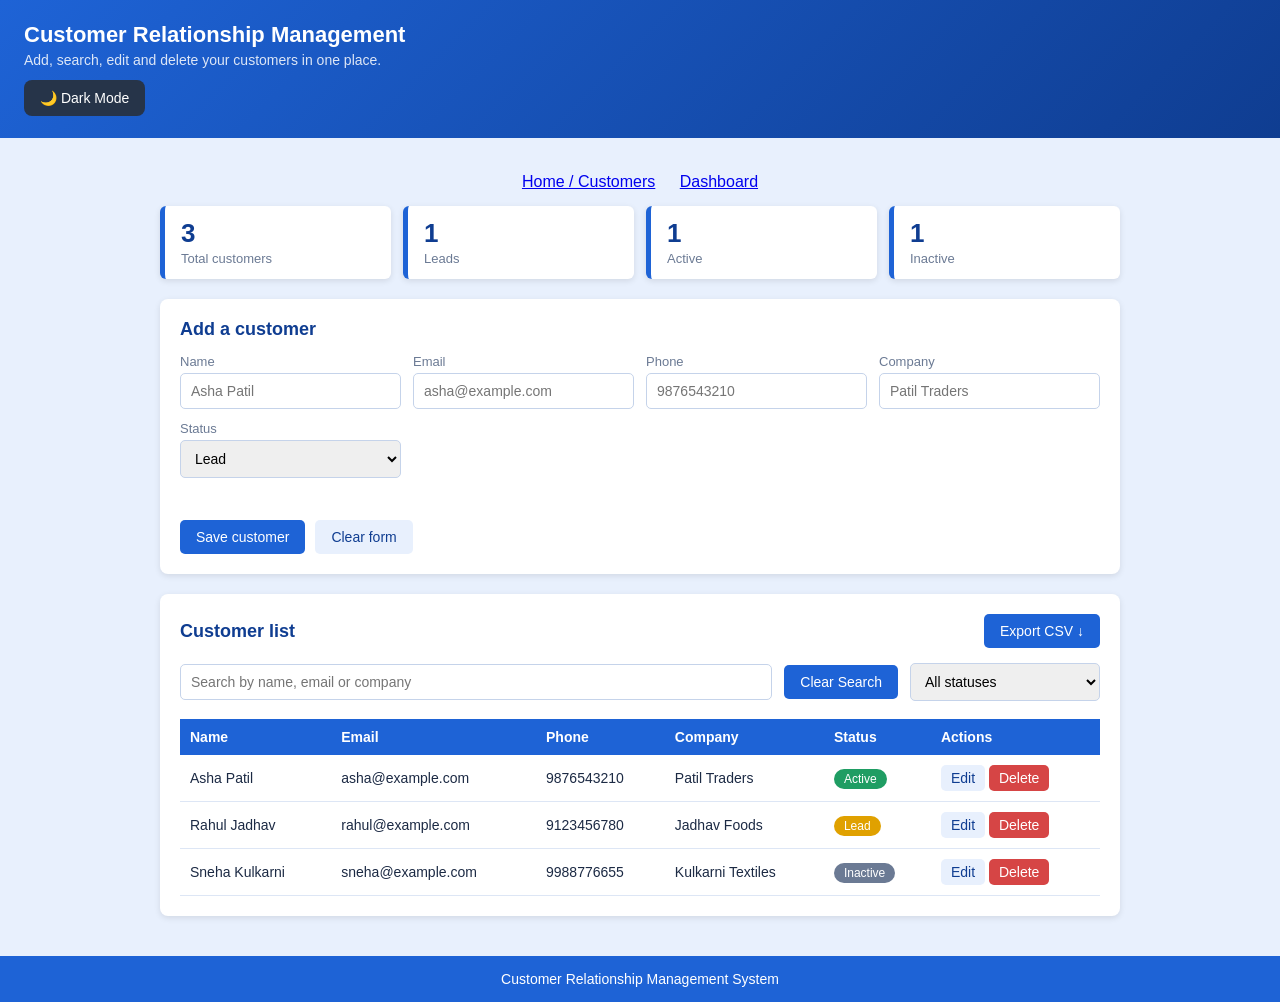
<file: index.html>
<!DOCTYPE html>
<html lang="en">
<head>
<meta charset="UTF-8">
<meta name="viewport" content="width=device-width, initial-scale=1, viewport-fit=cover">
<title>Customer Relationship Management System</title>

<link rel="stylesheet" href="style.css">
</head>

<!-- ================= HTML: the structure of the page ================= -->
<body>

<header>
  <h1>Customer Relationship Management</h1>
  <p>Add, search, edit and delete your customers in one place.</p>

  <button type="button" id="themeToggle" onclick="toggleDarkMode()">
    🌙 Dark Mode
  </button>
</header>


<main>

  
<nav style="text-align:center; padding:15px;">
    <a href="index.html" style="margin:10px;">Home / Customers</a>
    <a href="dashboard.html" style="margin:10px;">Dashboard</a>
</nav>


  <!-- Summary numbers -->
  <section class="stats">
    <div class="stat"><strong id="totalCount">0</strong><span>Total customers</span></div>
    <div class="stat"><strong id="leadCount">0</strong><span>Leads</span></div>
    <div class="stat"><strong id="activeCount">0</strong><span>Active</span></div>
    <div class="stat"><strong id="inactiveCount">0</strong><span>Inactive</span></div>
  </section>

  <!-- Add / edit form -->
  <section class="card">
    <h2 id="formTitle">Add a customer</h2>
    <div class="form-grid">
      <div><label for="name">Name</label><input id="name" type="text" placeholder="Asha Patil"></div>
      <div><label for="email">Email</label><input id="email" type="email" placeholder="asha@example.com"></div>
      <div><label for="phone">Phone</label><input id="phone" type="text" placeholder="9876543210"></div>
      <div><label for="company">Company</label><input id="company" type="text" placeholder="Patil Traders"></div>
      <div>
        <label for="status">Status</label>
        <select id="status">
          <option>Lead</option>
          <option>Active</option>
          <option>Inactive</option>
        </select>
      </div>
    </div>
    <p id="message" style="color: var(--red); font-size: 13px; min-height: 18px; margin: 10px 0 0;"></p>
    <div class="form-buttons">
      <button id="saveBtn" onclick="saveCustomer()">Save customer</button>
      <button class="secondary" onclick="clearForm()">Clear form</button>
    </div>
  </section>

  <!-- Customer list -->
  <section class="card">

    <div class="list-header">
      <h2>Customer list</h2>

      <button type="button" onclick="exportCustomers()">
        Export CSV ↓
      </button>
    </div>

    <div class="toolbar">
    <input
    id="searchBox"
    type="text"
    placeholder="Search by name, email or company"
    oninput="showCustomers()"
>

<button type="button" onclick="clearSearch()">Clear Search</button>

      <select id="statusFilter" onchange="showCustomers()">
        <option value="All">All statuses</option>
        <option value="Lead">Leads</option>
        <option value="Active">Active</option>
        <option value="Inactive">Inactive</option>
      </select>
    </div>

    <div class="table-wrap">
      <table>
        <thead>
          <tr>
            <th>Name</th>
            <th>Email</th>
            <th>Phone</th>
            <th>Company</th>
            <th>Status</th>
            <th>Actions</th>
          </tr>
        </thead>
        <tbody id="customerTable"></tbody>
      </table>
    </div>

  </section>

</main>

<footer>
  <p>Customer Relationship Management System</p>
</footer>

<!-- JavaScript file -->
<script src="script.js"></script>

</body>
</html>
</file>
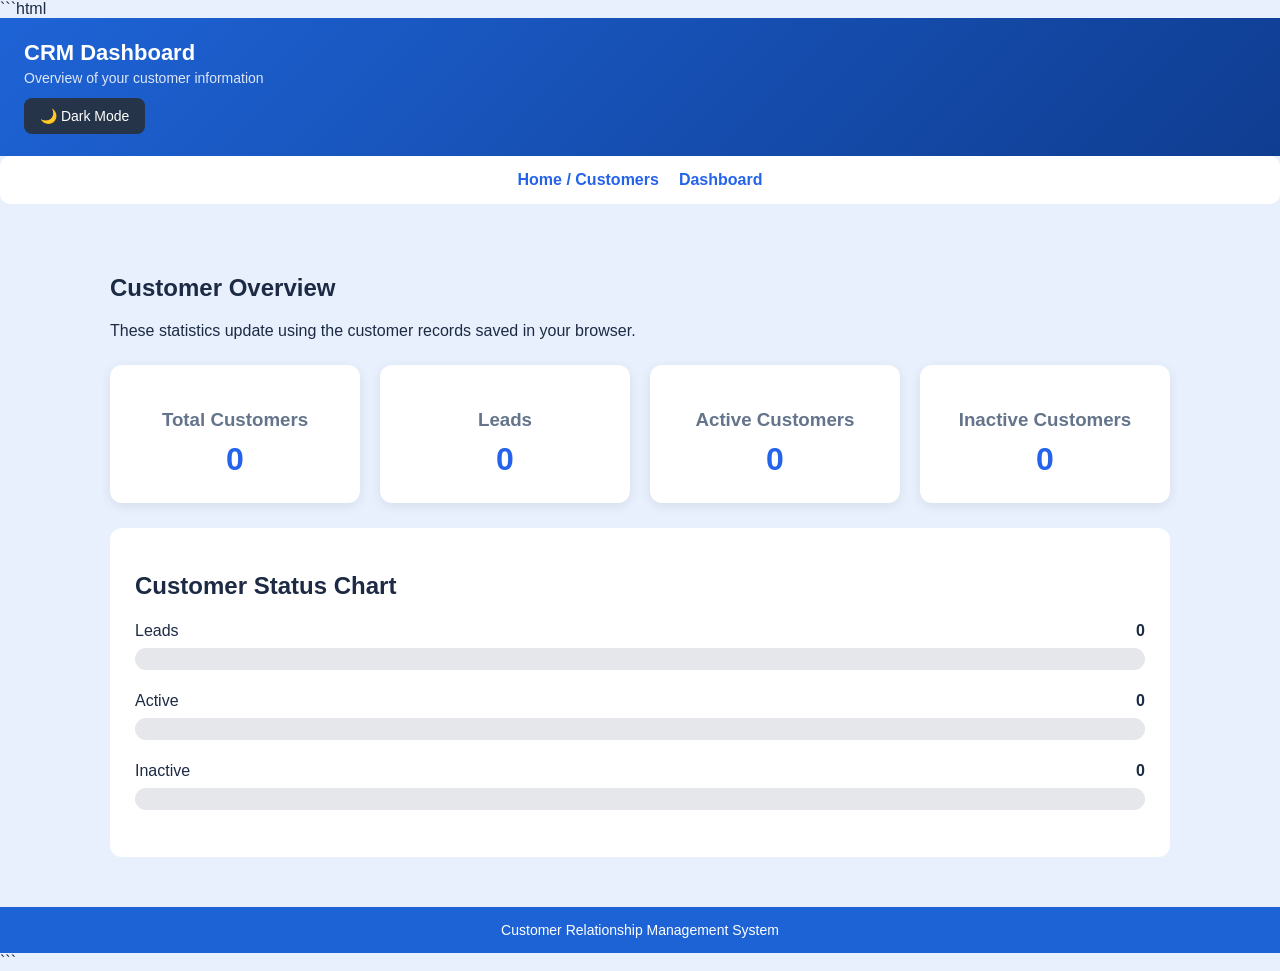
<file: dashboard.html>
```html
<!DOCTYPE html>
<html lang="en">
<head>
    <meta charset="UTF-8">
    <meta name="viewport" content="width=device-width, initial-scale=1.0">
    <title>CRM Dashboard</title>
    <link rel="stylesheet" href="style.css">

    <style>
        .dashboard-container {
            max-width: 1100px;
            margin: 30px auto;
            padding: 20px;
        }

        .navigation {
            display: flex;
            justify-content: center;
            gap: 20px;
            padding: 15px;
            background: #ffffff;
            border-radius: 10px;
            margin-bottom: 25px;
        }

        .navigation a {
            text-decoration: none;
            color: #2563eb;
            font-weight: bold;
        }

        .dashboard-grid {
            display: grid;
            grid-template-columns: repeat(auto-fit, minmax(200px, 1fr));
            gap: 20px;
            margin: 25px 0;
        }

        .dashboard-card {
            background: white;
            padding: 25px;
            border-radius: 12px;
            box-shadow: 0 3px 12px rgba(0, 0, 0, 0.08);
            text-align: center;
        }

        .dashboard-card h3 {
            color: #64748b;
            margin-bottom: 10px;
        }

        .dashboard-card strong {
            font-size: 32px;
            color: #2563eb;
        }

        .chart-card {
            background: white;
            padding: 25px;
            border-radius: 12px;
            margin-top: 25px;
        }

        .bar-row {
            margin: 22px 0;
        }

        .bar-label {
            display: flex;
            justify-content: space-between;
            margin-bottom: 8px;
        }

        .bar-track {
            height: 22px;
            background: #e5e7eb;
            border-radius: 20px;
            overflow: hidden;
        }

        .bar {
            height: 100%;
            width: 0;
            border-radius: 20px;
            transition: width 0.4s ease;
        }

        .lead-bar { background: #f59e0b; }
        .active-bar { background: #10b981; }
        .inactive-bar { background: #ef4444; }

        body.dark-mode .navigation,
        body.dark-mode .dashboard-card,
        body.dark-mode .chart-card {
            background: #1f2937;
            color: #f9fafb;
        }

        body.dark-mode .dashboard-card h3,
        body.dark-mode .chart-card h2 {
            color: #f9fafb;
        }

        @media (max-width: 600px) {
            .dashboard-container {
                padding: 12px;
            }

            .navigation {
                flex-wrap: wrap;
            }
        }
    </style>
</head>

<body>
    <header>
        <h1>CRM Dashboard</h1>
        <p>Overview of your customer information</p>
        <button id="themeToggle" type="button" onclick="toggleDashboardTheme()">
            🌙 Dark Mode
        </button>
    </header>

    <nav class="navigation">
        <a href="index.html">Home / Customers</a>
        <a href="dashboard.html">Dashboard</a>
    </nav>

    <main class="dashboard-container">
        <h2>Customer Overview</h2>
        <p>These statistics update using the customer records saved in your browser.</p>

        <section class="dashboard-grid">
            <div class="dashboard-card">
                <h3>Total Customers</h3>
                <strong id="dashTotal">0</strong>
            </div>

            <div class="dashboard-card">
                <h3>Leads</h3>
                <strong id="dashLeads">0</strong>
            </div>

            <div class="dashboard-card">
                <h3>Active Customers</h3>
                <strong id="dashActive">0</strong>
            </div>

            <div class="dashboard-card">
                <h3>Inactive Customers</h3>
                <strong id="dashInactive">0</strong>
            </div>
        </section>

        <section class="chart-card">
            <h2>Customer Status Chart</h2>

            <div class="bar-row">
                <div class="bar-label">
                    <span>Leads</span>
                    <strong id="leadLabel">0</strong>
                </div>
                <div class="bar-track">
                    <div id="leadBar" class="bar lead-bar"></div>
                </div>
            </div>

            <div class="bar-row">
                <div class="bar-label">
                    <span>Active</span>
                    <strong id="activeLabel">0</strong>
                </div>
                <div class="bar-track">
                    <div id="activeBar" class="bar active-bar"></div>
                </div>
            </div>

            <div class="bar-row">
                <div class="bar-label">
                    <span>Inactive</span>
                    <strong id="inactiveLabel">0</strong>
                </div>
                <div class="bar-track">
                    <div id="inactiveBar" class="bar inactive-bar"></div>
                </div>
            </div>
        </section>
    </main>

    <footer>
        <p>Customer Relationship Management System</p>
    </footer>

    <script>
        function loadDashboard() {
            let customers = [];

            try {
                customers = JSON.parse(localStorage.getItem("crmCustomers")) || [];
            } catch (error) {
                customers = [];
            }

            const leads = customers.filter(c => c.status === "Lead").length;
            const active = customers.filter(c => c.status === "Active").length;
            const inactive = customers.filter(c => c.status === "Inactive").length;
            const total = customers.length;

            document.getElementById("dashTotal").textContent = total;
            document.getElementById("dashLeads").textContent = leads;
            document.getElementById("dashActive").textContent = active;
            document.getElementById("dashInactive").textContent = inactive;

            document.getElementById("leadLabel").textContent = leads;
            document.getElementById("activeLabel").textContent = active;
            document.getElementById("inactiveLabel").textContent = inactive;

            const max = Math.max(leads, active, inactive, 1);

            document.getElementById("leadBar").style.width = (leads / max * 100) + "%";
            document.getElementById("activeBar").style.width = (active / max * 100) + "%";
            document.getElementById("inactiveBar").style.width = (inactive / max * 100) + "%";
        }

        function toggleDashboardTheme() {
            document.body.classList.toggle("dark-mode");

            const isDark = document.body.classList.contains("dark-mode");

            localStorage.setItem("crmTheme", isDark ? "dark" : "light");

            document.getElementById("themeToggle").textContent =
                isDark ? "☀️ Light Mode" : "🌙 Dark Mode";
        }

        if (localStorage.getItem("crmTheme") === "dark") {
            document.body.classList.add("dark-mode");
            document.getElementById("themeToggle").textContent = "☀️ Light Mode";
        }

        loadDashboard();
    </script>
</body>
</html>
```
</file>
<file: style.css>
/* Blue and white colour palette */
  :root {
    --blue: #1e63d6;
    --dark-blue: #0f3d91;
    --light-blue: #e8f0fd;
    --white: #ffffff;
    --text: #1c2a44;
    --grey: #6b7a94;
    --red: #d64545;
    --green: #1f9d63;
    box-sizing: border-box;
    padding-top: env(safe-area-inset-top, 0px);
    padding-bottom: env(safe-area-inset-bottom, 0px);
  }
  * { box-sizing: border-box; }
  body {
    margin: 0;
    font-family: "Segoe UI", Arial, sans-serif;
    background: var(--light-blue);
    color: var(--text);
  }

  /* Top bar */
  header {
    background: linear-gradient(135deg, var(--blue), var(--dark-blue));
    color: var(--white);
    padding: 22px 24px;
    width: 100%;
    box-sizing: border-box;
}
 
  header h1 { margin: 0; font-size: 22px; }
  header p { margin: 4px 0 0; font-size: 14px; opacity: 0.85; }

  main { max-width: 1000px; margin: 0 auto; padding: 20px; }

  /* Summary boxes */
  .stats { display: flex; gap: 12px; flex-wrap: wrap; margin-bottom: 20px; }
  .stat {
    flex: 1; min-width: 130px;
    background: var(--white);
    border-left: 5px solid var(--blue);
    border-radius: 6px;
    padding: 12px 16px;
    box-shadow: 0 2px 6px rgba(0, 0, 0, 0.1);
  }
  .stat strong { display: block; font-size: 26px; color: var(--dark-blue); }
  .stat span { font-size: 13px; color: var(--grey); }

  /* White boxes (cards) */
  .card {
    background: var(--white);
    border-radius: 8px;
    padding: 20px;
    margin-bottom: 20px;
    box-shadow: 0 2px 6px rgba(0, 0, 0, 0.1);
    
  }
  .card h2 { margin: 0 0 14px; font-size: 18px; color: var(--dark-blue); }

  /* Form */
  .form-grid { display: grid; grid-template-columns: repeat(auto-fit, minmax(200px, 1fr)); gap: 12px; }
  label { display: block; font-size: 13px; margin-bottom: 4px; color: var(--grey); }
  input, select {
    width: 100%;
    padding: 9px 10px;
    border: 1px solid #c5d3ea;
    border-radius: 5px;
    font-size: 14px;
    font-family: inherit;
  }
  input:focus, select:focus, button:focus-visible {
    outline: 2px solid var(--blue);
    outline-offset: 1px;
  }

  /* Buttons */
  button {
    border: none;
    border-radius: 5px;
    padding: 9px 16px;
    font-size: 14px;
    cursor: pointer;
    background: var(--blue);
    color: var(--white);
  }
  button:hover { background: var(--dark-blue); }
  button.secondary { background: var(--light-blue); color: var(--dark-blue); }
  button.delete { background: var(--red); padding: 5px 10px; }
  button.edit { background: var(--light-blue); color: var(--dark-blue); padding: 5px 10px; }
  .form-buttons { margin-top: 14px; display: flex; gap: 10px; }

  /* Search bar */
  .search { margin-bottom: 14px; }

  /* Table */
  .table-wrap { overflow-x: auto; }
  table { width: 100%; border-collapse: collapse; font-size: 14px; }
  th { background: var(--blue); color: var(--white); text-align: left; padding: 10px; }
  td { padding: 10px; border-bottom: 1px solid #dde6f5; }
  tr:hover td { background: #f4f8ff; }

  /* Status labels */
  .badge { padding: 3px 10px; border-radius: 12px; font-size: 12px; color: var(--white); }
  .Lead { background: #e0a100; }
  .Active { background: var(--green); }
  .Inactive { background: var(--grey); }

  .empty { text-align: center; color: var(--grey); padding: 24px; }

  /* Footer */
footer {
  text-align: center;
  padding: 15px;
  background: var(--blue);
  color: var(--white);
  font-size: 14px;
}

footer p {
  margin: 0;
}

/* Improved customer list toolbar */
.list-header {
    display: flex;
    justify-content: space-between;
    align-items: center;
    gap: 12px;
    margin-bottom: 15px;
}

.list-header h2 {
    margin: 0;
}

.toolbar {
    display: flex;
    align-items: center;
    gap: 12px;
    margin-bottom: 18px;
}

.toolbar input {
    flex: 1 1 auto;
    min-width: 0;
    width: auto;
}

.toolbar select {
    flex: 0 0 190px;
    width: 190px;
}

@media (max-width: 600px) {
    .list-header {
        align-items: flex-start;
        flex-direction: column;
    }

    .toolbar {
        flex-direction: column;
        align-items: stretch;
    }

    .toolbar input,
    .toolbar select {
        width: 100%;
        flex: auto;
    }
}

html,
body {
    width: 100%;
    min-height: 100%;
    overflow-x: hidden;
}

main {
    width: 100%;
}

/* Dark Mode Button */
#themeToggle {
    padding: 10px 16px;
    border: none;
    border-radius: 8px;
    background: #263449;
    color: white;
    cursor: pointer;
    font-size: 14px;
    margin-top: 12px;
}

#themeToggle:hover {
    opacity: 0.85;
}

/* Dark Mode Theme */
body.dark-mode {
    background: #111827;
    color: #f9fafb;
}

body.dark-mode header,
body.dark-mode footer {
    background: #1f2937;
    color: #f9fafb;
}

body.dark-mode .card,
body.dark-mode .stat {
    background: #1f2937;
    color: #f9fafb;
    border-color: #374151;
}

body.dark-mode h1,
body.dark-mode h2,
body.dark-mode h3,
body.dark-mode p,
body.dark-mode label,
body.dark-mode span {
    color: #f9fafb;
}

body.dark-mode input,
body.dark-mode select,
body.dark-mode textarea {
    background: #374151;
    color: #ffffff;
    border-color: #4b5563;
}

body.dark-mode table {
    color: #f9fafb;
}

body.dark-mode th {
    background: #374151;
    color: #ffffff;
}

body.dark-mode td {
    border-color: #374151;
}

body.dark-mode .toolbar {
    color: #f9fafb;
}
</file>
